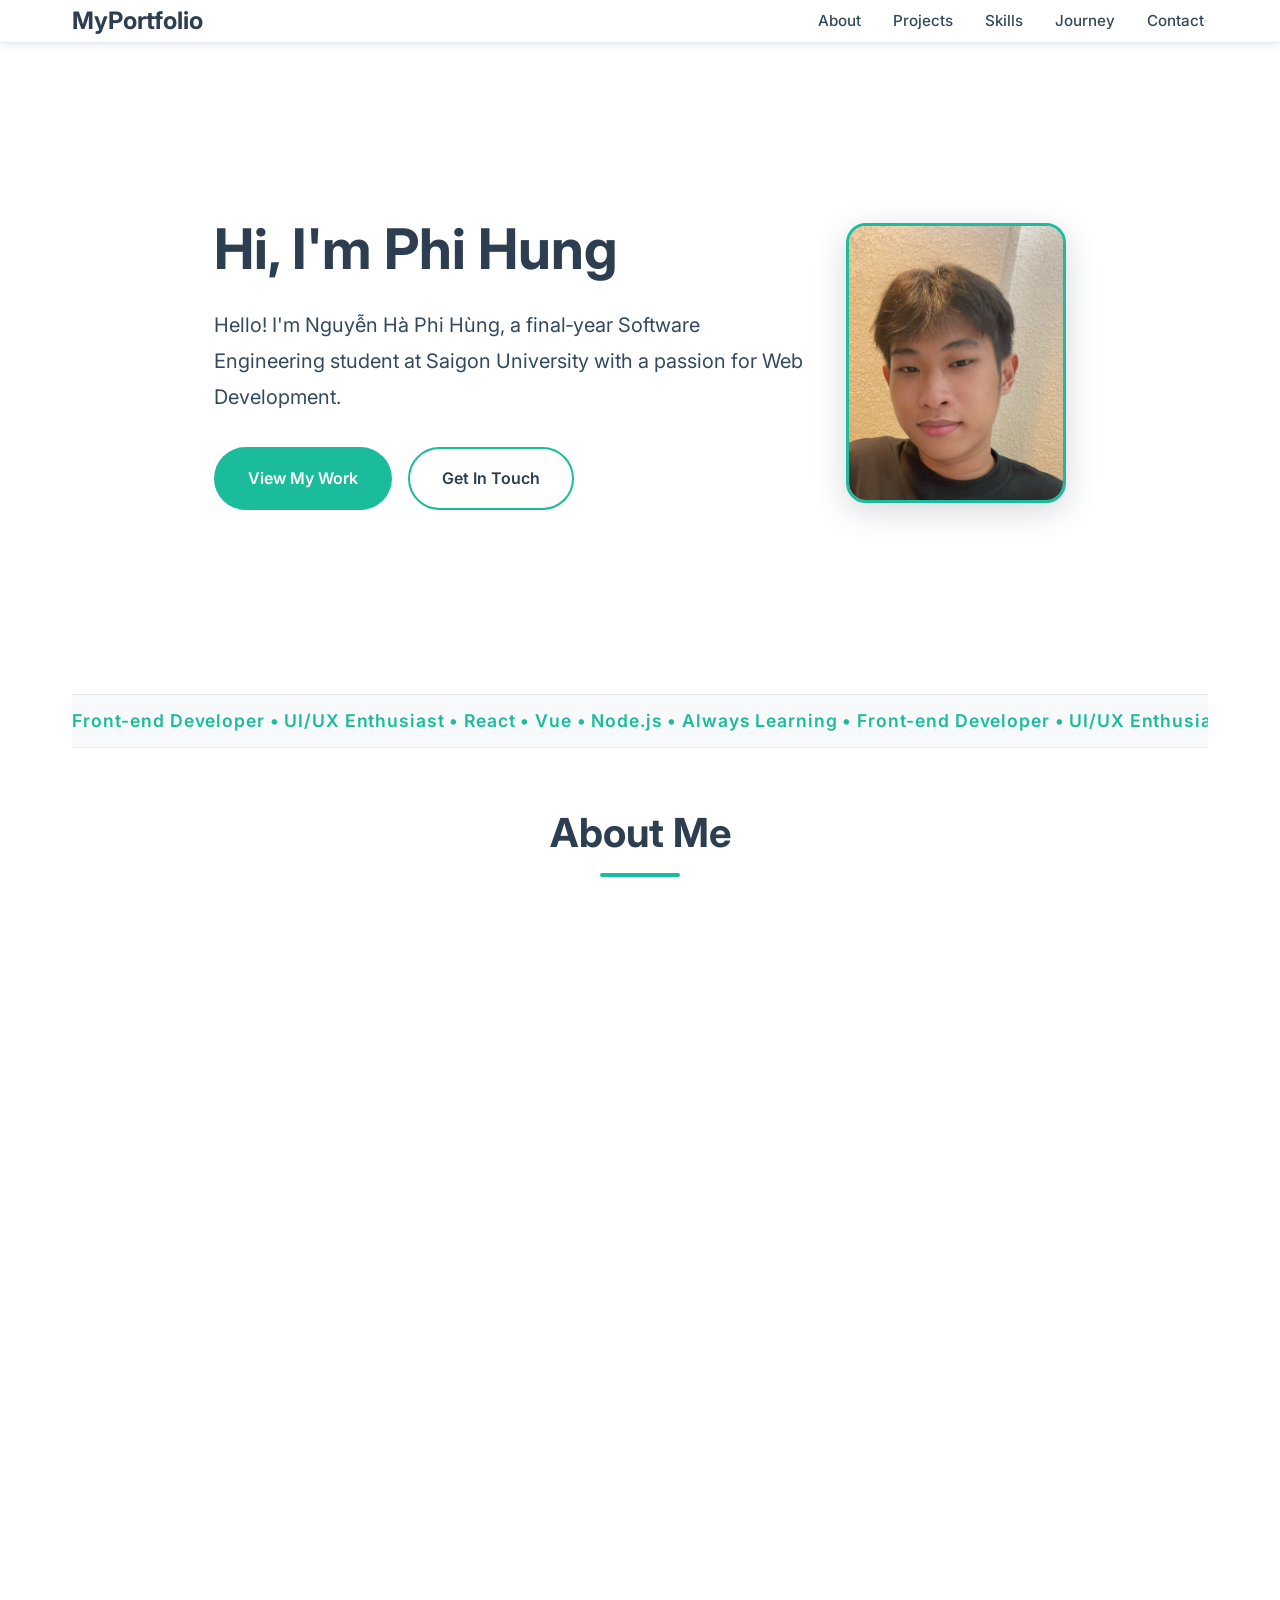
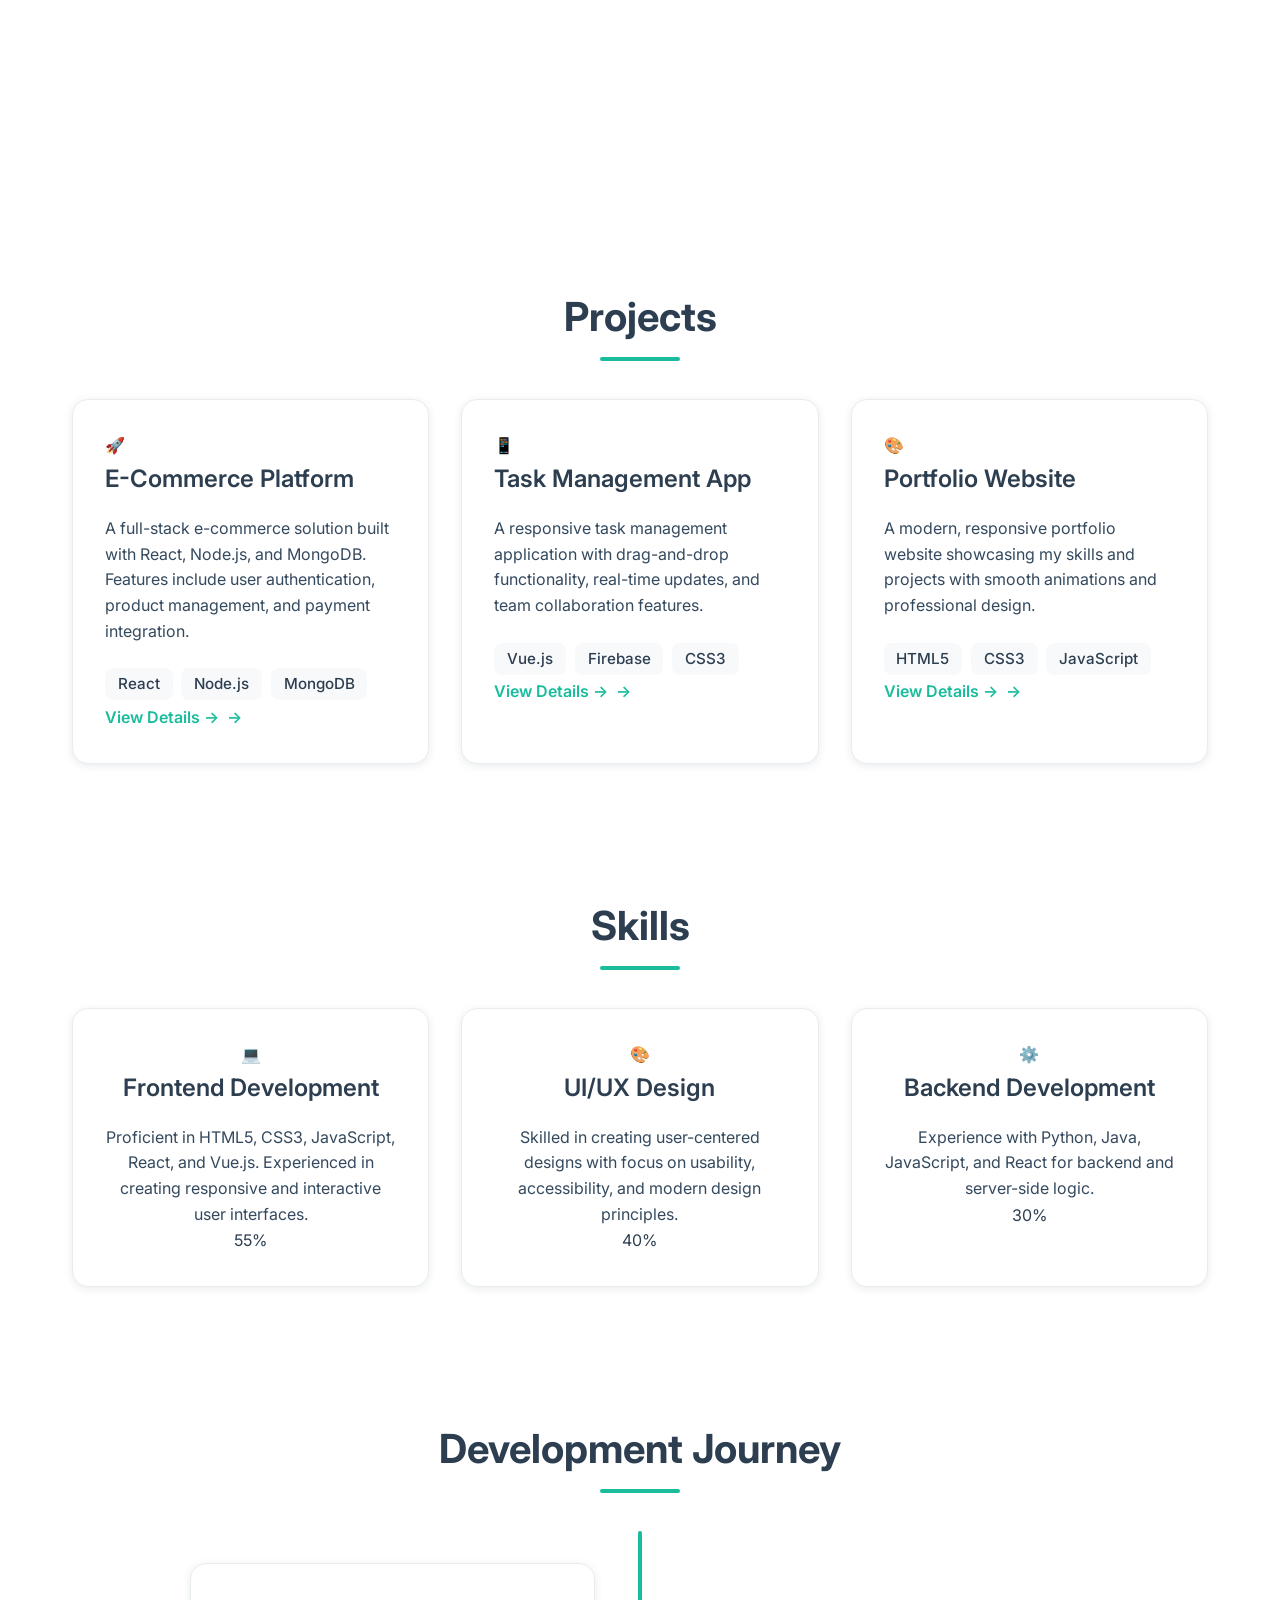
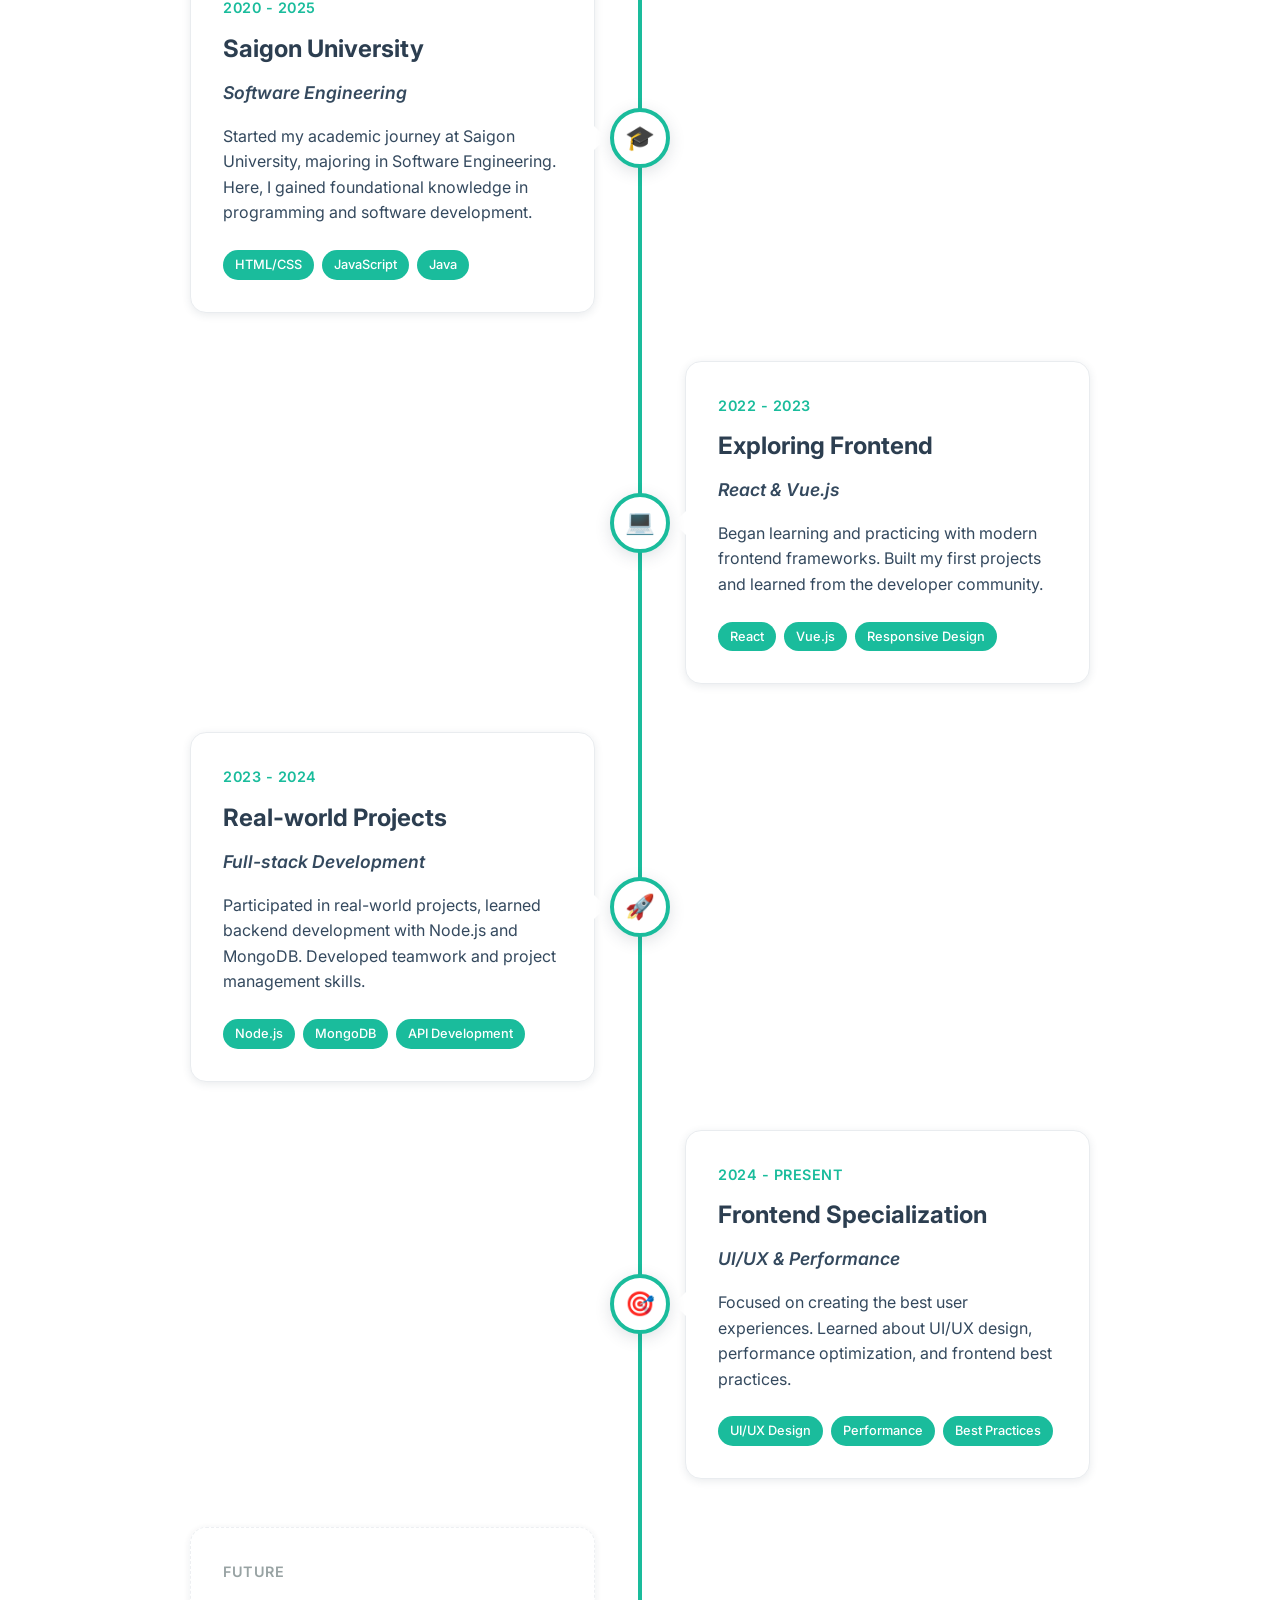
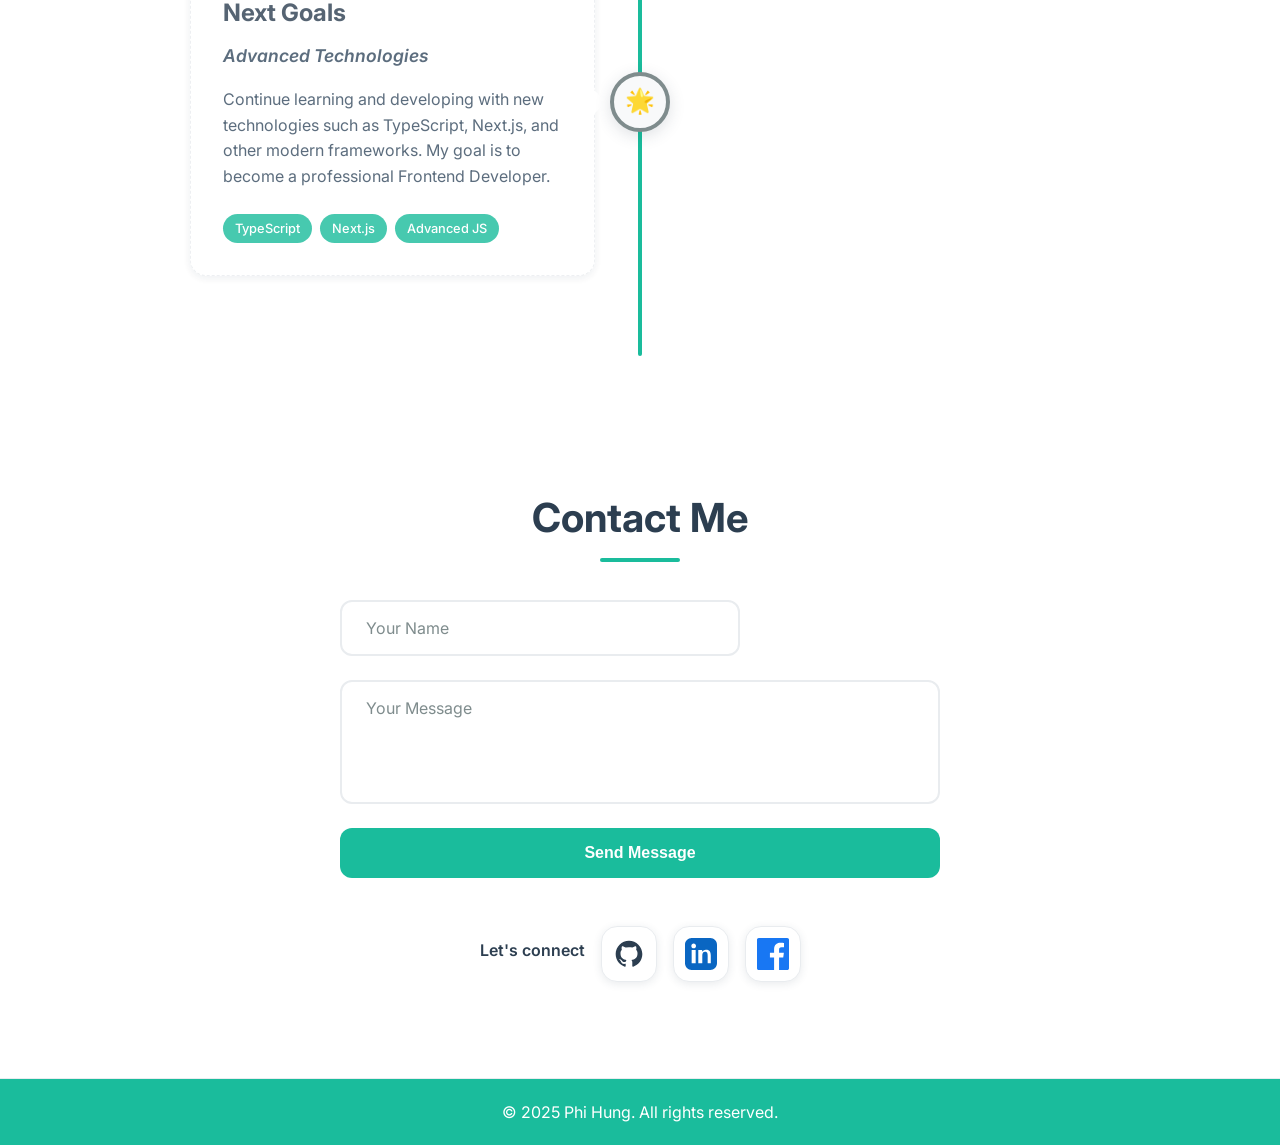
<file: index.html>
<!DOCTYPE html>
<html lang="en">
<head>
  <meta charset="UTF-8">
  <meta name="viewport" content="width=device-width, initial-scale=1.0">
  <title>My Portfolio - Phi Hung</title>
  <meta name="description" content="Phi Hung's Portfolio - Software Engineering Student and Web Developer">
  <meta name="keywords" content="portfolio, web development, software engineering, frontend, react, javascript">
  <link href="https://fonts.googleapis.com/css2?family=Inter:wght@400;500;600;700&display=swap" rel="stylesheet">
  <link rel="stylesheet" href="css/cv.css">
  <link rel="icon" type="image/x-icon" href="assests/images/favicon.png">
</head>
<body>
  <header>
    <nav class="container">
      <div class="logo">
        <a href="#" id="logo-reload" class="logo-link">MyPortfolio</a>
      </div>
      <div class="nav-links">
        <a href="#about">About</a>
        <a href="#projects">Projects</a>
        <a href="#skills">Skills</a>
        <a href="#journey">Journey</a>
        <a href="#contact">Contact</a>
      </div>
      <button class="mobile-menu-toggle" aria-label="Toggle mobile menu">
        <div class="bar"></div>
        <div class="bar"></div>
        <div class="bar"></div>
      </button>
    </nav>
  </header>

  <main class="container">
    <section class="hero">
      <div class="intro reveal">
        <h1 class="hero-animate h1">Hi, I'm Phi Hung</h1>
        <p class="hero-animate p">Hello! I'm Nguyễn Hà Phi Hùng, a final‑year Software Engineering student at Saigon University with a passion for Web Development.</p>
        <div class="hero-cta hero-animate cta">
          <a href="#projects" class="cta-button primary">View My Work</a>
          <a href="#contact" class="cta-button secondary">Get In Touch</a>
        </div>
      </div>
      <img src="assests/images/avatar.jpg" alt="Profile photo" class="reveal hero-animate avatar">
    </section>
    <div class="marquee">
      <span>Front-end Developer • UI/UX Enthusiast • React • Vue • Node.js • Always Learning • Front-end Developer • UI/UX Enthusiast • React • Vue • Node.js • Always Learning • </span>
    </div>

    <section id="about">
      <h2>About Me</h2>
      <div class="about-card about-card-hover about-animate">
        <div class="about-intro" style="text-align:left; margin-bottom:2rem;">
          <p style="font-size:1.15rem; margin-bottom:0.5rem;">Welcome to my personal corner!</p>
          <p style="font-size:1.15rem;">I'm Phi Hùng, a Front‑end Developer where logical thinking meets creativity to craft intuitive, user‑friendly interfaces.</p>
        </div>
        <div class="about-details" style="text-align:left;">
          <div style="margin-bottom:1.5rem;">
            <div style="font-weight:700; font-size:1.13rem; margin-bottom:0.7rem; color:var(--accent-color); letter-spacing:0.2px;"><span style="margin-right:8px; font-size:1.3rem;">💡</span>What I'm passionate about:</div>
            <ul style="list-style:none; padding-left:0; margin:0;">
              <li style="margin-bottom:0.9rem;"><span style="font-weight:600; color:var(--primary-color); font-size:1.05rem;">🎯 Front-end Technologies:</span> Constantly mastering HTML5, CSS3, JavaScript/TypeScript, and frameworks like React, Vue, and Svelte.</li>
              <li style="margin-bottom:0.9rem;"><span style="font-weight:600; color:var(--primary-color); font-size:1.05rem;">🎨 UX/UI Design:</span> Building responsive layouts, optimizing interactive experiences, and ensuring consistent aesthetics across all devices.</li>
              <li><span style="font-weight:600; color:var(--primary-color); font-size:1.05rem;">⚡ Performance Optimization:</span> Analyzing, measuring, and improving page load speed, while minimizing resource usage for the smoothest experience.</li>
            </ul>
          </div>
          <div style="margin-bottom:1.5rem;">
            <div style="font-weight:700; font-size:1.13rem; margin-bottom:0.7rem; color:var(--accent-color); letter-spacing:0.2px;"><span style="margin-right:8px; font-size:1.3rem;">🔎</span>On this website you'll find:</div>
            <ul style="list-style:none; padding-left:0; margin:0;">
              <li style="margin-bottom:0.9rem;"><span style="font-weight:600; color:var(--primary-color); font-size:1.05rem;">👤 About Me:</span> A brief introduction and my journey to becoming a Front‑end Developer.</li>
              <li style="margin-bottom:0.9rem;"><span style="font-weight:600; color:var(--primary-color); font-size:1.05rem;">💼 Projects:</span> A showcase of real‑world products that illustrate my process from concept and design through development and completion.</li>
              <li><span style="font-weight:600; color:var(--primary-color); font-size:1.05rem;">📈 Growth Journey:</span> Stories of successes, challenges, and how I've overcome obstacles throughout my learning and working experiences.</li>
            </ul>
          </div>
          <div style="margin-top:2rem; font-size:1.08rem; color:var(--text-secondary);">
            My goal is to continually refine my skills and deliver outstanding web experiences.<br>
            <span style="color:var(--accent-color); font-weight:500;">Thanks for visiting—let's connect if you have a collaboration idea or just want to chat about technology!</span>
          </div>
        </div>
      </div>
    </section>

    <section id="projects">
      <h2>Projects</h2>
      <div class="projects">
        <div class="project-card reveal">
          <div class="project-image">
            <div class="project-placeholder">🚀</div>
          </div>
          <h3>E-Commerce Platform</h3>
          <p>A full-stack e-commerce solution built with React, Node.js, and MongoDB. Features include user authentication, product management, and payment integration.</p>
          <div class="project-tech">
            <span class="tech-tag">React</span>
            <span class="tech-tag">Node.js</span>
            <span class="tech-tag">MongoDB</span>
          </div>
          <a href="#" style="color: var(--accent-color); font-weight:600;">View Details →</a>
        </div>
        <div class="project-card reveal">
          <div class="project-image">
            <div class="project-placeholder">📱</div>
          </div>
          <h3>Task Management App</h3>
          <p>A responsive task management application with drag-and-drop functionality, real-time updates, and team collaboration features.</p>
          <div class="project-tech">
            <span class="tech-tag">Vue.js</span>
            <span class="tech-tag">Firebase</span>
            <span class="tech-tag">CSS3</span>
          </div>
          <a href="#" style="color: var(--accent-color); font-weight:600;">View Details →</a>
        </div>
        <div class="project-card reveal">
          <div class="project-image">
            <div class="project-placeholder">🎨</div>
          </div>
          <h3>Portfolio Website</h3>
          <p>A modern, responsive portfolio website showcasing my skills and projects with smooth animations and professional design.</p>
          <div class="project-tech">
            <span class="tech-tag">HTML5</span>
            <span class="tech-tag">CSS3</span>
            <span class="tech-tag">JavaScript</span>
          </div>
          <a href="#" style="color: var(--accent-color); font-weight:600;">View Details →</a>
        </div>
      </div>
    </section>

    <section id="skills">
      <h2>Skills</h2>
      <div class="skills">
        <div class="skill-card reveal">
          <div class="skill-icon">💻</div>
          <h3>Frontend Development</h3>
          <p>Proficient in HTML5, CSS3, JavaScript, React, and Vue.js. Experienced in creating responsive and interactive user interfaces.</p>
          <div class="skill-level">
            <div class="skill-bar">
              <div class="skill-progress" style="width: 55%"></div>
            </div>
            <span>55%</span>
          </div>
        </div>
        <div class="skill-card reveal">
          <div class="skill-icon">🎨</div>
          <h3>UI/UX Design</h3>
          <p>Skilled in creating user-centered designs with focus on usability, accessibility, and modern design principles.</p>
          <div class="skill-level">
            <div class="skill-bar">
              <div class="skill-progress" style="width: 40%"></div>
            </div>
            <span>40%</span>
          </div>
        </div>
        <div class="skill-card reveal">
          <div class="skill-icon">⚙️</div>
          <h3>Backend Development</h3>
          <p>Experience with Python, Java, JavaScript, and React for backend and server-side logic.</p>
          <div class="skill-level">
            <div class="skill-bar">
              <div class="skill-progress" style="width: 30%"></div>
            </div>
            <span>30%</span>
          </div>
        </div>
      </div>
    </section>

    <section id="journey">
      <h2>Development Journey</h2>
      <div class="journey-timeline reveal">
        <div class="timeline-item">
          <div class="timeline-marker">
            <div class="marker-icon">🎓</div>
          </div>
          <div class="timeline-content">
            <div class="timeline-date">2020 - 2025</div>
            <h3>Saigon University</h3>
            <h4>Software Engineering</h4>
            <p>Started my academic journey at Saigon University, majoring in Software Engineering. Here, I gained foundational knowledge in programming and software development.</p>
            <div class="timeline-achievements">
              <span class="achievement-tag">HTML/CSS</span>
              <span class="achievement-tag">JavaScript</span>
              <span class="achievement-tag">Java</span>
            </div>
          </div>
        </div>

        <div class="timeline-item">
          <div class="timeline-marker">
            <div class="marker-icon">💻</div>
          </div>
          <div class="timeline-content">
            <div class="timeline-date">2022 - 2023</div>
            <h3>Exploring Frontend</h3>
            <h4>React & Vue.js</h4>
            <p>Began learning and practicing with modern frontend frameworks. Built my first projects and learned from the developer community.</p>
            <div class="timeline-achievements">
              <span class="achievement-tag">React</span>
              <span class="achievement-tag">Vue.js</span>
              <span class="achievement-tag">Responsive Design</span>
            </div>
          </div>
        </div>

        <div class="timeline-item">
          <div class="timeline-marker">
            <div class="marker-icon">🚀</div>
          </div>
          <div class="timeline-content">
            <div class="timeline-date">2023 - 2024</div>
            <h3>Real-world Projects</h3>
            <h4>Full-stack Development</h4>
            <p>Participated in real-world projects, learned backend development with Node.js and MongoDB. Developed teamwork and project management skills.</p>
            <div class="timeline-achievements">
              <span class="achievement-tag">Node.js</span>
              <span class="achievement-tag">MongoDB</span>
              <span class="achievement-tag">API Development</span>
            </div>
          </div>
        </div>

        <div class="timeline-item">
          <div class="timeline-marker">
            <div class="marker-icon">🎯</div>
          </div>
          <div class="timeline-content">
            <div class="timeline-date">2024 - Present</div>
            <h3>Frontend Specialization</h3>
            <h4>UI/UX & Performance</h4>
            <p>Focused on creating the best user experiences. Learned about UI/UX design, performance optimization, and frontend best practices.</p>
            <div class="timeline-achievements">
              <span class="achievement-tag">UI/UX Design</span>
              <span class="achievement-tag">Performance</span>
              <span class="achievement-tag">Best Practices</span>
            </div>
          </div>
        </div>

        <div class="timeline-item future">
          <div class="timeline-marker">
            <div class="marker-icon">🌟</div>
          </div>
          <div class="timeline-content">
            <div class="timeline-date">Future</div>
            <h3>Next Goals</h3>
            <h4>Advanced Technologies</h4>
            <p>Continue learning and developing with new technologies such as TypeScript, Next.js, and other modern frameworks. My goal is to become a professional Frontend Developer.</p>
            <div class="timeline-achievements">
              <span class="achievement-tag">TypeScript</span>
              <span class="achievement-tag">Next.js</span>
              <span class="achievement-tag">Advanced JS</span>
            </div>
          </div>
        </div>
      </div>
    </section>

    <section id="contact" class="contact">
      <h2>Contact Me</h2>
      <form id="contactForm" class="reveal">
        <input type="text" name="name" placeholder="Your Name" required>
        <textarea name="message" rows="5" placeholder="Your Message" required></textarea>
        <button type="submit">Send Message</button>
      </form>
      <div class="connect-links reveal">
        <p style="font-weight:600; margin-bottom:0.5rem;">Let's connect</p>
        <a href="https://github.com/hungdeniubeo" target="_blank" class="connect-icon" aria-label="GitHub">
          <svg width="32" height="32" viewBox="0 0 24 24" fill="none" xmlns="http://www.w3.org/2000/svg"><path d="M12 2C6.477 2 2 6.484 2 12.021c0 4.428 2.865 8.184 6.839 9.504.5.092.682-.217.682-.483 0-.237-.009-.868-.014-1.703-2.782.605-3.369-1.342-3.369-1.342-.454-1.155-1.11-1.463-1.11-1.463-.908-.62.069-.608.069-.608 1.004.07 1.532 1.032 1.532 1.032.892 1.53 2.341 1.088 2.91.832.092-.647.35-1.088.636-1.339-2.221-.253-4.555-1.113-4.555-4.951 0-1.093.39-1.987 1.029-2.686-.103-.253-.446-1.272.098-2.65 0 0 .84-.27 2.75 1.025A9.564 9.564 0 0 1 12 6.844c.85.004 1.705.115 2.504.337 1.909-1.295 2.748-1.025 2.748-1.025.546 1.378.202 2.397.1 2.65.64.699 1.028 1.593 1.028 2.686 0 3.847-2.337 4.695-4.566 4.944.359.309.678.919.678 1.852 0 1.336-.012 2.417-.012 2.747 0 .268.18.58.688.482C19.138 20.203 22 16.447 22 12.02 22 6.484 17.523 2 12 2Z" fill="#2C3E50"/></svg>
        </a>
        <a href="https://www.linkedin.com/in/phi-h%C3%B9ng/" target="_blank" class="connect-icon" aria-label="LinkedIn">
          <svg width="32" height="32" viewBox="0 0 24 24" fill="none" xmlns="http://www.w3.org/2000/svg"><path d="M19 0h-14c-2.76 0-5 2.24-5 5v14c0 2.76 2.24 5 5 5h14c2.76 0 5-2.24 5-5v-14c0-2.76-2.24-5-5-5zm-11 19h-3v-10h3v10zm-1.5-11.27c-.966 0-1.75-.79-1.75-1.76 0-.97.784-1.76 1.75-1.76s1.75.79 1.75 1.76c0 .97-.784 1.76-1.75 1.76zm13.5 11.27h-3v-5.6c0-1.34-.03-3.07-1.87-3.07-1.87 0-2.16 1.46-2.16 2.97v5.7h-3v-10h2.89v1.36h.04c.4-.76 1.38-1.56 2.84-1.56 3.04 0 3.6 2 3.6 4.59v5.61z" fill="#0A66C2"/></svg>
        </a>
        <a href="https://www.facebook.com/phi.hung.794694" target="_blank" class="connect-icon" aria-label="Facebook">
          <svg width="32" height="32" viewBox="0 0 24 24" fill="none" xmlns="http://www.w3.org/2000/svg"><path d="M22.675 0h-21.35C.595 0 0 .592 0 1.326v21.348C0 23.408.595 24 1.325 24h11.495v-9.294H9.692v-3.622h3.128V8.413c0-3.1 1.893-4.788 4.659-4.788 1.325 0 2.463.099 2.797.143v3.24l-1.918.001c-1.504 0-1.797.715-1.797 1.763v2.313h3.587l-.467 3.622h-3.12V24h6.116C23.406 24 24 23.408 24 22.674V1.326C24 .592 23.406 0 22.675 0" fill="#1877F3"/></svg>
        </a>
      </div>
    </section>
  </main>

  <footer>
    <p>&copy; 2025 Phi Hung. All rights reserved.</p>
  </footer>
  <button class="back-to-top" aria-label="Back to top">
    <svg width="22" height="22" viewBox="0 0 24 24" fill="none" xmlns="http://www.w3.org/2000/svg">
      <path d="M12 19V5M12 5L5 12M12 5l7 7" stroke="white" stroke-width="2.2" stroke-linecap="round" stroke-linejoin="round"/>
    </svg>
  </button>
  <script src="js/main.js"></script>
</body>
</html>
</file>
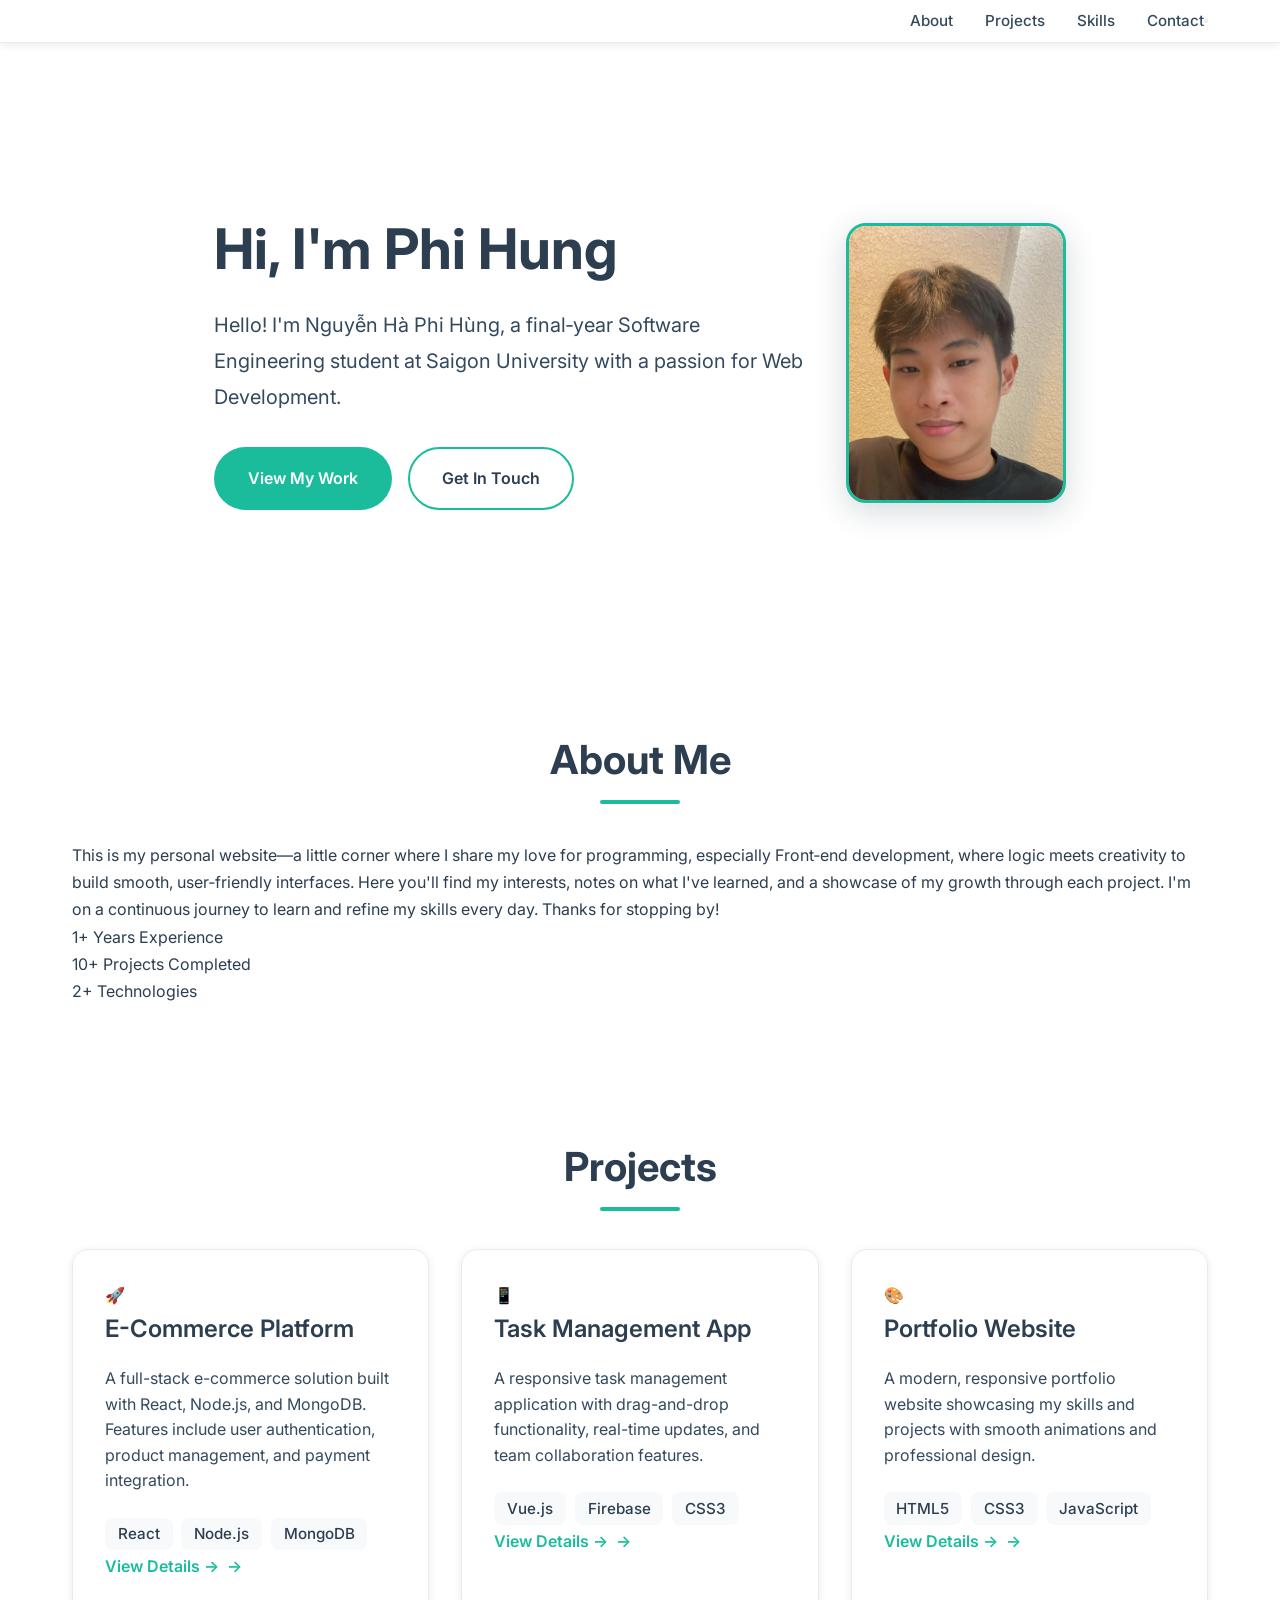
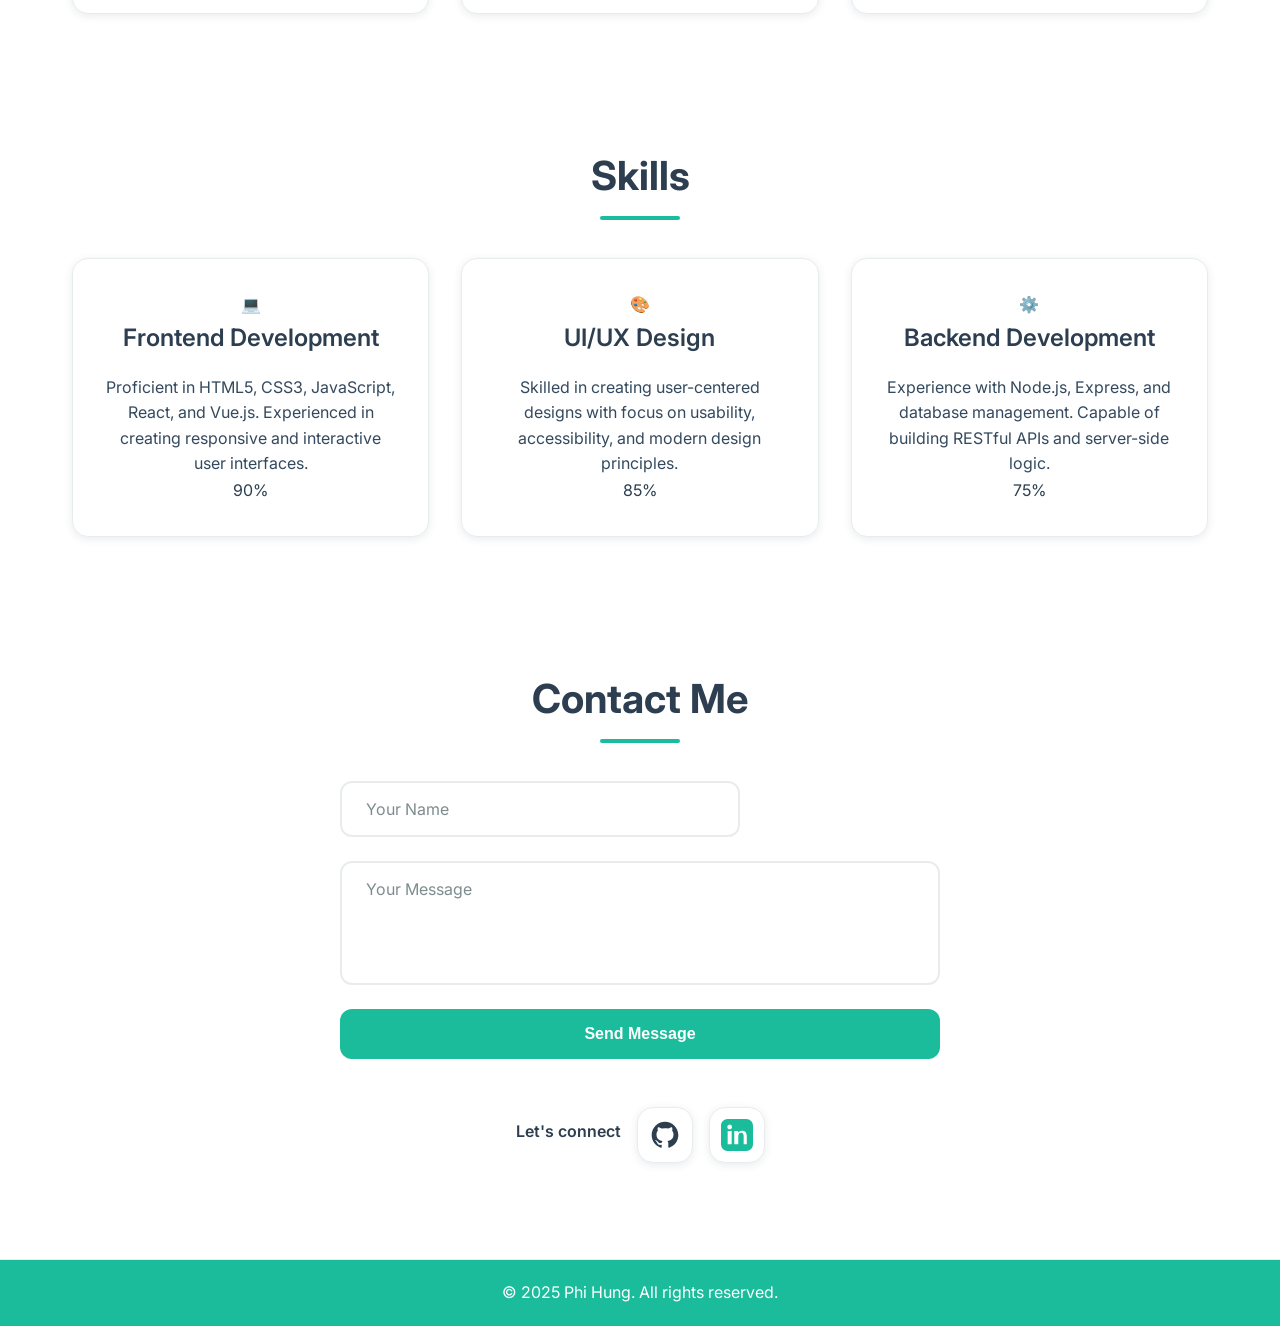
<file: Portfolio.html>
<!DOCTYPE html>
<html lang="en">
<head>
  <meta charset="UTF-8">
  <meta name="viewport" content="width=device-width, initial-scale=1.0">
  <title>My Portfolio - Phi Hung</title>
  <meta name="description" content="Phi Hung's Portfolio - Software Engineering Student and Web Developer">
  <meta name="keywords" content="portfolio, web development, software engineering, frontend, react, javascript">
  <link href="https://fonts.googleapis.com/css2?family=Inter:wght@400;500;600;700&display=swap" rel="stylesheet">
  <link rel="stylesheet" href="css/cv.css">
  <link rel="icon" type="image/x-icon" href="assests/images/favicon.png">
</head>
<body>
  <header>
    <nav class="container">
      <div class="logo"><a href="#" style="font-size:1.5rem; color:#fff; font-weight:700;">MyPortfolio</a></div>
      <div class="nav-links">
        <a href="#about">About</a>
        <a href="#projects">Projects</a>
        <a href="#skills">Skills</a>
        <a href="#contact">Contact</a>
      </div>
      <button class="mobile-menu-toggle" aria-label="Toggle mobile menu">
        <div class="bar"></div>
        <div class="bar"></div>
        <div class="bar"></div>
      </button>
    </nav>
  </header>

  <main class="container">
    <section class="hero">
      <div class="intro reveal">
        <h1>Hi, I'm Phi Hung</h1>
        <p>Hello! I'm Nguyễn Hà Phi Hùng, a final‑year Software Engineering student at Saigon University with a passion for Web Development.</p>
        <div class="hero-cta">
          <a href="#projects" class="cta-button primary">View My Work</a>
          <a href="#contact" class="cta-button secondary">Get In Touch</a>
        </div>
      </div>
      <img src="assests/images/avatar.jpg" alt="Profile photo" class="reveal">
    </section>

    <section id="about">
      <h2>About Me</h2>
      <div class="about-content reveal">
        <p>This is my personal website—a little corner where I share my love for programming, especially Front‑end development, where logic meets creativity to build smooth, user‑friendly interfaces. Here you'll find my interests, notes on what I've learned, and a showcase of my growth through each project. I'm on a continuous journey to learn and refine my skills every day. Thanks for stopping by!</p>
        <div class="about-stats">
          <div class="stat">
            <span class="stat-number">3+</span>
            <span class="stat-label">Years Experience</span>
          </div>
          <div class="stat">
            <span class="stat-number">20+</span>
            <span class="stat-label">Projects Completed</span>
          </div>
          <div class="stat">
            <span class="stat-number">5+</span>
            <span class="stat-label">Technologies</span>
          </div>
        </div>
      </div>
    </section>

    <section id="projects">
      <h2>Projects</h2>
      <div class="projects">
        <div class="project-card reveal">
          <div class="project-image">
            <div class="project-placeholder">🚀</div>
          </div>
          <h3>E-Commerce Platform</h3>
          <p>A full-stack e-commerce solution built with React, Node.js, and MongoDB. Features include user authentication, product management, and payment integration.</p>
          <div class="project-tech">
            <span class="tech-tag">React</span>
            <span class="tech-tag">Node.js</span>
            <span class="tech-tag">MongoDB</span>
          </div>
          <a href="#" style="color: var(--accent-color); font-weight:600;">View Details →</a>
        </div>
        <div class="project-card reveal">
          <div class="project-image">
            <div class="project-placeholder">📱</div>
          </div>
          <h3>Task Management App</h3>
          <p>A responsive task management application with drag-and-drop functionality, real-time updates, and team collaboration features.</p>
          <div class="project-tech">
            <span class="tech-tag">Vue.js</span>
            <span class="tech-tag">Firebase</span>
            <span class="tech-tag">CSS3</span>
          </div>
          <a href="#" style="color: var(--accent-color); font-weight:600;">View Details →</a>
        </div>
        <div class="project-card reveal">
          <div class="project-image">
            <div class="project-placeholder">🎨</div>
          </div>
          <h3>Portfolio Website</h3>
          <p>A modern, responsive portfolio website showcasing my skills and projects with smooth animations and professional design.</p>
          <div class="project-tech">
            <span class="tech-tag">HTML5</span>
            <span class="tech-tag">CSS3</span>
            <span class="tech-tag">JavaScript</span>
          </div>
          <a href="#" style="color: var(--accent-color); font-weight:600;">View Details →</a>
        </div>
      </div>
    </section>

    <section id="skills">
      <h2>Skills</h2>
      <div class="skills">
        <div class="skill-card reveal">
          <div class="skill-icon">💻</div>
          <h3>Frontend Development</h3>
          <p>Proficient in HTML5, CSS3, JavaScript, React, and Vue.js. Experienced in creating responsive and interactive user interfaces.</p>
          <div class="skill-level">
            <div class="skill-bar">
              <div class="skill-progress" style="width: 90%"></div>
            </div>
            <span>90%</span>
          </div>
        </div>
        <div class="skill-card reveal">
          <div class="skill-icon">🎨</div>
          <h3>UI/UX Design</h3>
          <p>Skilled in creating user-centered designs with focus on usability, accessibility, and modern design principles.</p>
          <div class="skill-level">
            <div class="skill-bar">
              <div class="skill-progress" style="width: 85%"></div>
            </div>
            <span>85%</span>
          </div>
        </div>
        <div class="skill-card reveal">
          <div class="skill-icon">⚙️</div>
          <h3>Backend Development</h3>
          <p>Experience with Node.js, Express, and database management. Capable of building RESTful APIs and server-side logic.</p>
          <div class="skill-level">
            <div class="skill-bar">
              <div class="skill-progress" style="width: 75%"></div>
            </div>
            <span>75%</span>
          </div>
        </div>
      </div>
    </section>

    <section id="contact" class="contact">
      <h2>Contact Me</h2>
      <form id="contactForm" class="reveal">
        <input type="text" name="name" placeholder="Your Name" required>
        <textarea name="message" rows="5" placeholder="Your Message" required></textarea>
        <button type="submit">Send Message</button>
      </form>
      <div class="connect-links reveal">
        <p style="font-weight:600; margin-bottom:0.5rem;">Let's connect</p>
        <a href="https://github.com/hungdeniubeo" target="_blank" class="connect-icon" aria-label="GitHub">
          <svg width="32" height="32" viewBox="0 0 24 24" fill="none" xmlns="http://www.w3.org/2000/svg"><path d="M12 2C6.477 2 2 6.484 2 12.021c0 4.428 2.865 8.184 6.839 9.504.5.092.682-.217.682-.483 0-.237-.009-.868-.014-1.703-2.782.605-3.369-1.342-3.369-1.342-.454-1.155-1.11-1.463-1.11-1.463-.908-.62.069-.608.069-.608 1.004.07 1.532 1.032 1.532 1.032.892 1.53 2.341 1.088 2.91.832.092-.647.35-1.088.636-1.339-2.221-.253-4.555-1.113-4.555-4.951 0-1.093.39-1.987 1.029-2.686-.103-.253-.446-1.272.098-2.65 0 0 .84-.27 2.75 1.025A9.564 9.564 0 0 1 12 6.844c.85.004 1.705.115 2.504.337 1.909-1.295 2.748-1.025 2.748-1.025.546 1.378.202 2.397.1 2.65.64.699 1.028 1.593 1.028 2.686 0 3.847-2.337 4.695-4.566 4.944.359.309.678.919.678 1.852 0 1.336-.012 2.417-.012 2.747 0 .268.18.58.688.482C19.138 20.203 22 16.447 22 12.02 22 6.484 17.523 2 12 2Z" fill="#2C3E50"/></svg>
        </a>
        <a href="https://www.linkedin.com/in/phi-h%C3%B9ng/" target="_blank" class="connect-icon" aria-label="LinkedIn">
          <svg width="32" height="32" viewBox="0 0 24 24" fill="none" xmlns="http://www.w3.org/2000/svg"><path d="M19 0h-14c-2.76 0-5 2.24-5 5v14c0 2.76 2.24 5 5 5h14c2.76 0 5-2.24 5-5v-14c0-2.76-2.24-5-5-5zm-11 19h-3v-10h3v10zm-1.5-11.27c-.966 0-1.75-.79-1.75-1.76 0-.97.784-1.76 1.75-1.76s1.75.79 1.75 1.76c0 .97-.784 1.76-1.75 1.76zm13.5 11.27h-3v-5.6c0-1.34-.03-3.07-1.87-3.07-1.87 0-2.16 1.46-2.16 2.97v5.7h-3v-10h2.89v1.36h.04c.4-.76 1.38-1.56 2.84-1.56 3.04 0 3.6 2 3.6 4.59v5.61z" fill="#1ABC9C"/></svg>
        </a>
      </div>
    </section>
  </main>

  <footer>
    <p>&copy; 2025 Phi Hung. All rights reserved.</p>
  </footer>
  <script src="js/main.js"></script>
</body>
</html>
</file>
<file: css/cv.css>
:root {
  --primary-color: #2C3E50;
  --secondary-color: #34495E;
  --accent-color: #1ABC9C;
  --accent-light: #16a085;
  --text-primary: #2C3E50;
  --text-secondary: #34495E;
  --text-muted: #7f8c8d;
  --bg-primary: #ffffff;
  --bg-secondary: #f8f9fa;
  --bg-card: #ffffff;
  --border-color: #e9ecef;
  --font-family: 'Inter', -apple-system, BlinkMacSystemFont, 'Segoe UI', Roboto, sans-serif;
  --gradient-primary: linear-gradient(135deg, #2C3E50 0%, #34495E 100%);
  --gradient-accent: linear-gradient(135deg, #1ABC9C 0%, #16a085 100%);
  --gradient-card: linear-gradient(145deg, #ffffff, #f8f9fa);
  --shadow-sm: 0 2px 8px rgba(44, 62, 80, 0.1);
  --shadow-md: 0 4px 16px rgba(44, 62, 80, 0.15);
  --shadow-lg: 0 8px 32px rgba(44, 62, 80, 0.2);
  --shadow-glow: 0 0 20px rgba(26, 188, 156, 0.3);
}

* {
  margin: 0;
  padding: 0;
  box-sizing: border-box;
}

html {
  scroll-behavior: smooth;
  font-size: 16px;
}

body {
  font-family: var(--font-family);
  color: var(--text-primary);
  background: var(--bg-primary);
  line-height: 1.7;
  overflow-x: hidden;
  position: relative;
}

body::before {
  content: '';
  position: fixed;
  top: 0;
  left: 0;
  width: 100%;
  height: 100%;
  background: 
    radial-gradient(circle at 20% 80%, rgba(26, 188, 156, 0.1) 0%, transparent 50%),
    radial-gradient(circle at 80% 20%, rgba(44, 62, 80, 0.1) 0%, transparent 50%),
    radial-gradient(circle at 40% 40%, rgba(52, 73, 94, 0.05) 0%, transparent 50%);
  pointer-events: none;
  z-index: -1;
}

/* Header Styles */
header {
  background: rgba(255, 255, 255, 0.95);
  backdrop-filter: blur(20px);
  border-bottom: 1px solid var(--border-color);
  position: fixed;
  top: 0;
  left: 0;
  right: 0;
  z-index: 1000;
  transition: all 0.3s ease;
  box-shadow: var(--shadow-sm);
}

header.scrolled {
  background: rgba(255, 255, 255, 0.98);
  box-shadow: var(--shadow-md);
}

header nav {
  display: flex;
  justify-content: space-between;
  align-items: center;
  padding: 1rem 2rem;
  max-width: 1200px;
  margin: 0 auto;
}

.logo-link {
  font-size: 1.5rem;
  color: var(--primary-color);
  font-weight: 700;
  text-decoration: none;
  transition: color 0.3s;
}

.logo-link:hover {
  color: var(--accent-color);
}

.nav-links {
  display: flex;
  gap: 2rem;
  justify-content: flex-end;
  flex: 1 1 auto;
}

.nav-links a {
  color: var(--text-secondary);
  text-decoration: none;
  font-weight: 500;
  font-size: 0.95rem;
  position: relative;
  transition: all 0.3s ease;
  padding: 0.5rem 0;
}

.nav-links a::after {
  content: '';
  position: absolute;
  bottom: 0;
  left: 0;
  width: 0;
  height: 2px;
  background: var(--accent-color);
  transition: width 0.3s ease;
}

.nav-links a:hover {
  color: var(--primary-color);
}

.nav-links a:hover::after {
  width: 100%;
}

/* Container */
.container {
  max-width: 1200px;
  margin: 0 auto;
  padding: 0 2rem;
}

/* Hero Section */
.hero {
  display: flex;
  align-items: center;
  justify-content: center;
  min-height: 70vh;
  padding: 8rem 0 2rem;
  gap: 2rem;
}

.hero .intro {
  max-width: 600px;
  margin: 0;
}

.hero h1 {
  font-size: 3.5rem;
  font-weight: 700;
  margin-bottom: 1.5rem;
  color: var(--primary-color);
  line-height: 1.2;
}

.hero p {
  font-size: 1.25rem;
  color: var(--text-secondary);
  margin-bottom: 2rem;
  line-height: 1.8;
}

.hero img {
  width: 220px;
  height: 280px;
  border-radius: 20px;
  object-fit: cover;
  box-shadow: var(--shadow-lg);
  border: 3px solid var(--accent-color);
  position: relative;
  transition: all 0.3s ease;
  margin: 0;
}

.hero img:hover {
  transform: translateY(-10px) scale(1.02);
  box-shadow: var(--shadow-glow);
}

/* Hero CTA Buttons */
.hero-cta {
  display: flex;
  gap: 1rem;
  margin-top: 2rem;
}

.cta-button {
  padding: 1rem 2rem;
  border-radius: 50px;
  text-decoration: none;
  font-weight: 600;
  font-size: 1rem;
  transition: all 0.3s ease;
  position: relative;
  overflow: hidden;
  display: inline-block;
}

.cta-button.primary {
  background: var(--accent-color);
  color: white;
  border: 2px solid transparent;
}

.cta-button.secondary {
  background: transparent;
  color: var(--primary-color);
  border: 2px solid var(--accent-color);
}

.cta-button:hover {
  transform: translateY(-3px);
  box-shadow: var(--shadow-glow);
}

.cta-button.primary:hover {
  background: var(--accent-light);
}

.cta-button.secondary:hover {
  background: var(--accent-color);
  color: white;
}

/* Section Styles */
section {
  margin-bottom: 4rem;
  padding: 2rem 0;
}

section h2 {
  font-size: 2.5rem;
  font-weight: 700;
  margin-bottom: 3rem;
  text-align: center;
  color: var(--primary-color);
  position: relative;
}

section h2::after {
  content: '';
  position: absolute;
  bottom: -10px;
  left: 50%;
  transform: translateX(-50%);
  width: 80px;
  height: 4px;
  background: var(--accent-color);
  border-radius: 2px;
}

/* Projects Section */
.projects {
  display: grid;
  grid-template-columns: repeat(auto-fit, minmax(350px, 1fr));
  gap: 2rem;
}

.project-card {
  background: var(--bg-card);
  padding: 2rem;
  border-radius: 16px;
  border: 1px solid var(--border-color);
  transition: all 0.3s ease;
  position: relative;
  overflow: hidden;
  box-shadow: var(--shadow-sm);
}

.project-card::before {
  content: '';
  position: absolute;
  top: 0;
  left: 0;
  right: 0;
  height: 4px;
  background: var(--accent-color);
  transform: scaleX(0);
  transition: transform 0.3s ease;
}

.project-card:hover {
  transform: translateY(-8px);
  box-shadow: var(--shadow-lg);
  border-color: var(--accent-color);
}

.project-card:hover::before {
  transform: scaleX(1);
}

.project-card h3 {
  font-size: 1.5rem;
  font-weight: 600;
  margin-bottom: 1rem;
  color: var(--primary-color);
}

.project-card p {
  color: var(--text-secondary);
  margin-bottom: 1.5rem;
  line-height: 1.6;
}

.project-card a {
  color: var(--accent-color);
  text-decoration: none;
  font-weight: 600;
  position: relative;
  transition: all 0.3s ease;
}

.project-card a::after {
  content: '→';
  margin-left: 0.5rem;
  transition: transform 0.3s ease;
}

.project-card a:hover::after {
  transform: translateX(5px);
}

/* Skills Section */
.skills {
  display: grid;
  grid-template-columns: repeat(auto-fit, minmax(300px, 1fr));
  gap: 2rem;
}

.skill-card {
  background: var(--bg-card);
  padding: 2rem;
  border-radius: 16px;
  border: 1px solid var(--border-color);
  text-align: center;
  transition: all 0.3s ease;
  position: relative;
  box-shadow: var(--shadow-sm);
}

.skill-card::before {
  content: '';
  position: absolute;
  top: 0;
  left: 0;
  right: 0;
  bottom: 0;
  background: var(--accent-color);
  opacity: 0;
  border-radius: 16px;
  transition: opacity 0.3s ease;
  z-index: -1;
}

.skill-card:hover {
  transform: translateY(-8px) scale(1.02);
  box-shadow: var(--shadow-lg);
  border-color: var(--accent-color);
}

.skill-card:hover::before {
  opacity: 0.05;
}

.skill-card h3 {
  font-size: 1.5rem;
  font-weight: 600;
  margin-bottom: 1rem;
  color: var(--primary-color);
}

.skill-card p {
  color: var(--text-secondary);
  line-height: 1.6;
}

/* Contact Section */
.contact {
  text-align: center;
}

.contact form {
  max-width: 600px;
  margin: 0 auto 3rem;
  display: flex;
  flex-direction: column;
  gap: 1.5rem;
}

.contact input,
.contact textarea {
  padding: 1rem 1.5rem;
  border: 2px solid var(--border-color);
  border-radius: 12px;
  background: var(--bg-card);
  color: var(--text-primary);
  font-family: var(--font-family);
  font-size: 1rem;
  transition: all 0.3s ease, border-color 0.2s;
}

.contact input:focus,
.contact textarea:focus {
  outline: none;
  border-color: var(--accent-color);
  box-shadow: 0 0 0 2px rgba(26, 188, 156, 0.13);
}

.contact input::placeholder,
.contact textarea::placeholder {
  color: var(--text-muted);
}

.contact input[name='name'] {
  width: 100%;
  max-width: 400px;
  transition: width 0.3s cubic-bezier(0.4,0,0.2,1), max-width 0.3s cubic-bezier(0.4,0,0.2,1);
  resize: none;
}

.contact input[name='name']:focus {
  width: 115%;
  max-width: 500px;
}

.contact textarea {
  resize: none;
  -webkit-resize: none;
  -moz-resize: none;
  -ms-resize: none;
  -o-resize: none;
}

.contact button {
  padding: 1rem 2rem;
  border: none;
  border-radius: 12px;
  background: var(--accent-color);
  color: white;
  font-size: 1rem;
  font-weight: 600;
  cursor: pointer;
  transition: all 0.3s ease;
  position: relative;
  overflow: hidden;
}

.contact button::before {
  content: '';
  position: absolute;
  top: 0;
  left: -100%;
  width: 100%;
  height: 100%;
  background: linear-gradient(90deg, transparent, rgba(255, 255, 255, 0.2), transparent);
  transition: left 0.5s ease;
}

.contact button:hover {
  background: var(--accent-light);
  transform: translateY(-2px);
  box-shadow: var(--shadow-glow);
}

.contact button:hover::before {
  left: 100%;
}

/* Connect Links */
.connect-links {
  display: flex;
  align-items: center;
  justify-content: center;
  gap: 1rem;
  margin-top: 2rem;
}

.connect-links p {
  font-weight: 600;
  color: var(--primary-color);
  margin: 0;
}

.connect-links .connect-icon {
  display: inline-flex;
  align-items: center;
  justify-content: center;
  width: 56px;
  height: 56px;
  border-radius: 16px;
  background: var(--bg-card);
  border: 1px solid var(--border-color);
  transition: all 0.3s ease;
  position: relative;
  overflow: hidden;
  box-shadow: var(--shadow-sm);
}

.connect-links .connect-icon::before {
  content: '';
  position: absolute;
  top: 0;
  left: 0;
  right: 0;
  bottom: 0;
  background: var(--accent-color);
  opacity: 0;
  transition: opacity 0.3s ease;
}

.connect-links .connect-icon:hover {
  transform: translateY(-8px) scale(1.1);
  box-shadow: var(--shadow-glow);
  border-color: var(--accent-color);
}

.connect-links .connect-icon:hover::before {
  opacity: 0.1;
}

.connect-links svg {
  position: relative;
  z-index: 1;
  transition: transform 0.3s ease;
}

.connect-links .connect-icon:hover svg {
  transform: scale(1.1);
}

/* Footer */
footer {
  text-align: center;
  padding: 1.2rem 0;
  background: var(--accent-color);
  border-top: 1px solid var(--border-color);
  margin-top: 4rem;
}

footer p {
  color: #fff;
  font-size: 1rem;
  margin: 0;
}

/* Reveal Animation */
.reveal {
  opacity: 0;
  transform: translateY(60px);
  transition: all 0.8s cubic-bezier(0.4, 0, 0.2, 1);
}

.reveal.show {
  opacity: 1;
  transform: translateY(0);
}

/* Scroll Progress Bar */
.scroll-progress {
  position: fixed;
  top: 0;
  left: 0;
  width: 0%;
  height: 3px;
  background: var(--accent-color);
  z-index: 1001;
  transition: width 0.1s ease;
}

/* Enhanced Toast Notifications */
.custom-toast {
  position: fixed;
  left: 50%;
  bottom: 32px;
  transform: translateX(-50%) translateY(40px);
  background: var(--bg-card);
  color: var(--text-primary);
  padding: 1rem 2rem;
  border-radius: 50px;
  font-size: 1rem;
  box-shadow: var(--shadow-lg);
  border: 1px solid var(--border-color);
  opacity: 0;
  pointer-events: none;
  z-index: 9999;
  transition: all 0.4s cubic-bezier(0.4, 0, 0.2, 1);
  backdrop-filter: blur(20px);
  min-width: 300px;
}

.custom-toast.show {
  opacity: 1;
  transform: translateX(-50%) translateY(0);
}

.toast-content {
  display: flex;
  align-items: center;
  gap: 0.75rem;
}

.toast-icon {
  font-size: 1.2rem;
  font-weight: bold;
}

.toast-success .toast-icon {
  color: #27ae60;
}

.toast-error .toast-icon {
  color: #e74c3c;
}

.toast-warning .toast-icon {
  color: #f39c12;
}

.toast-info .toast-icon {
  color: var(--accent-color);
}

.toast-message {
  flex: 1;
}

/* Ripple Effect */
.ripple {
  position: absolute;
  border-radius: 50%;
  background: rgba(26, 188, 156, 0.3);
  transform: scale(0);
  animation: ripple-animation 0.6s linear;
  pointer-events: none;
}

@keyframes ripple-animation {
  to {
    transform: scale(4);
    opacity: 0;
  }
}

/* Loading Animation */
body:not(.loaded) {
  overflow: hidden;
}

body:not(.loaded)::after {
  content: '';
  position: fixed;
  top: 0;
  left: 0;
  width: 100%;
  height: 100%;
  background: var(--bg-primary);
  z-index: 9999;
  display: flex;
  align-items: center;
  justify-content: center;
}

body:not(.loaded)::before {
  content: '';
  position: fixed;
  top: 50%;
  left: 50%;
  transform: translate(-50%, -50%);
  width: 50px;
  height: 50px;
  border: 3px solid var(--border-color);
  border-top: 3px solid var(--accent-color);
  border-radius: 50%;
  animation: spin 1s linear infinite;
  z-index: 10000;
}

@keyframes spin {
  0% { transform: translate(-50%, -50%) rotate(0deg); }
  100% { transform: translate(-50%, -50%) rotate(360deg); }
}

body.loaded::after,
body.loaded::before {
  display: none;
}

/* Enhanced Button States */
.contact button:disabled {
  opacity: 0.7;
  cursor: not-allowed;
  transform: none !important;
}

.contact button:disabled:hover {
  transform: none !important;
  box-shadow: none !important;
}

/* Staggered Animation for Cards */
.project-card,
.skill-card {
  animation-delay: calc(var(--card-index, 0) * 0.1s);
}

/* Parallax Background */
body {
  --parallax-y: 0px;
}

body::before {
  transform: translateY(var(--parallax-y));
}

/* Enhanced Focus States */
.contact input:focus,
.contact textarea:focus,
.nav-links a:focus,
.connect-icon:focus {
  outline: 2px solid var(--accent-color);
  outline-offset: 2px;
}

/* Smooth Transitions for All Interactive Elements */
* {
  transition: color 0.3s ease, background-color 0.3s ease, border-color 0.3s ease, transform 0.3s ease, box-shadow 0.3s ease;
}

/* Enhanced Mobile Navigation */
@media (max-width: 768px) {
  .mobile-menu-toggle {
    display: block;
  }

  .nav-links {
    position: fixed;
    top: 100%;
    left: 0;
    right: 0;
    background: var(--bg-card);
    flex-direction: column;
    padding: 1rem;
    border-top: 1px solid var(--border-color);
    transform: translateY(-100%);
    opacity: 0;
    visibility: hidden;
    transition: all 0.3s ease;
    backdrop-filter: blur(20px);
    box-shadow: var(--shadow-md);
  }

  .nav-links.active {
    transform: translateY(0);
    opacity: 1;
    visibility: visible;
  }

  .nav-links a {
    padding: 1rem 0;
    border-bottom: 1px solid var(--border-color);
    text-align: center;
  }

  .nav-links a:last-child {
    border-bottom: none;
  }

  .hero-cta {
    flex-direction: column;
    align-items: center;
  }

  .cta-button {
    width: 100%;
    max-width: 250px;
    text-align: center;
  }

  .about-stats {
    grid-template-columns: 1fr;
    gap: 1rem;
  }

  .project-tech {
    justify-content: center;
  }

  .hero {
    min-height: 60vh;
    flex-direction: column;
    gap: 1.2rem;
    padding: 7rem 0 1.5rem;
  }
}

/* Animation for skill progress bars */
.skill-card.show .skill-progress {
  animation: fillProgress 1.5s ease-out forwards;
}

@keyframes fillProgress {
  from {
    width: 0%;
  }
  to {
    width: var(--progress-width);
  }
}

/* Enhanced hover effects for project cards */
.project-card:hover .project-image {
  transform: scale(1.05);
  transition: transform 0.3s ease;
}

.project-card:hover .tech-tag {
  background: var(--accent-light);
  transform: translateY(-2px);
  transition: all 0.3s ease;
}

/* Remove hover effect for .tech-tag */
.project-card .tech-tag {
  background: var(--bg-secondary);
  color: var(--primary-color);
  border-radius: 8px;
  padding: 0.2rem 0.8rem;
  font-size: 0.95rem;
  font-weight: 500;
  margin-right: 0.3rem;
  margin-bottom: 0.2rem;
  display: inline-block;
  transition: none !important;
}
.project-card:hover .tech-tag,
.project-card .tech-tag:hover {
  background: var(--bg-secondary) !important;
  color: var(--primary-color) !important;
  transform: none !important;
  transition: none !important;
}

/* Responsive adjustments */
@media (max-width: 480px) {
  .hero-cta {
    gap: 0.75rem;
  }

  .cta-button {
    padding: 0.875rem 1.5rem;
    font-size: 0.9rem;
  }

  .about-stats {
    padding: 1.5rem;
  }

  .stat-number {
    font-size: 2rem;
  }

  .project-image {
    height: 150px;
  }

  .project-placeholder {
    font-size: 3rem;
  }

  .skill-icon {
    font-size: 2.5rem;
  }
}

/* Enhanced Accessibility */
@media (prefers-reduced-motion: reduce) {
  *,
  *::before,
  *::after {
    animation-duration: 0.01ms !important;
    animation-iteration-count: 1 !important;
    transition-duration: 0.01ms !important;
  }
}

/* High Contrast Mode Support */
@media (prefers-contrast: high) {
  :root {
    --border-color: rgba(44, 62, 80, 0.3);
    --text-secondary: #2C3E50;
    --text-muted: #34495E;
  }
}

/* Print Styles */
@media print {
  header,
  .connect-links,
  .contact form,
  .scroll-progress {
    display: none !important;
  }

  body {
    background: white !important;
    color: black !important;
  }

  .hero img {
    filter: grayscale(100%);
  }
}

/* Custom scrollbar */
::-webkit-scrollbar {
  width: 8px;
}

::-webkit-scrollbar-track {
  background: var(--bg-secondary);
}

::-webkit-scrollbar-thumb {
  background: var(--accent-color);
  border-radius: 4px;
}

::-webkit-scrollbar-thumb:hover {
  background: var(--accent-light);
}

/* Development Journey Timeline */
.journey-timeline {
  position: relative;
  max-width: 900px;
  margin: 0 auto;
  padding: 2rem 0;
}

.journey-timeline::before {
  content: '';
  position: absolute;
  left: 50%;
  top: 0;
  bottom: 0;
  width: 4px;
  background: var(--accent-color);
  transform: translateX(-50%);
  border-radius: 2px;
}

.timeline-item {
  position: relative;
  margin-bottom: 3rem;
  display: flex;
  align-items: center;
}

.timeline-item:nth-child(odd) {
  flex-direction: row;
}

.timeline-item:nth-child(even) {
  flex-direction: row-reverse;
}

.timeline-marker {
  position: absolute;
  left: 50%;
  transform: translateX(-50%);
  width: 60px;
  height: 60px;
  background: var(--bg-card);
  border: 4px solid var(--accent-color);
  border-radius: 50%;
  display: flex;
  align-items: center;
  justify-content: center;
  z-index: 10;
  box-shadow: var(--shadow-md);
  transition: all 0.3s ease;
}

.timeline-item:hover .timeline-marker {
  transform: translateX(-50%) scale(1.1);
  box-shadow: var(--shadow-glow);
}

.marker-icon {
  font-size: 1.5rem;
  color: var(--accent-color);
}

.timeline-content {
  width: 45%;
  background: var(--bg-card);
  padding: 2rem;
  border-radius: 16px;
  border: 1px solid var(--border-color);
  box-shadow: var(--shadow-sm);
  position: relative;
  transition: all 0.3s ease;
}

.timeline-item:nth-child(odd) .timeline-content {
  margin-right: 55%;
}

.timeline-item:nth-child(even) .timeline-content {
  margin-left: 55%;
}

.timeline-content::before {
  content: '';
  position: absolute;
  top: 50%;
  width: 0;
  height: 0;
  border: 12px solid transparent;
  transform: translateY(-50%);
}

.timeline-item:nth-child(odd) .timeline-content::before {
  right: -24px;
  border-left-color: var(--bg-card);
}

.timeline-item:nth-child(even) .timeline-content::before {
  left: -24px;
  border-right-color: var(--bg-card);
}

.timeline-content:hover {
  transform: translateY(-5px);
  box-shadow: var(--shadow-lg);
  border-color: var(--accent-color);
}

.timeline-date {
  color: var(--accent-color);
  font-weight: 600;
  font-size: 0.9rem;
  margin-bottom: 0.5rem;
  text-transform: uppercase;
  letter-spacing: 0.5px;
}

.timeline-content h3 {
  color: var(--primary-color);
  font-size: 1.5rem;
  font-weight: 700;
  margin-bottom: 0.5rem;
}

.timeline-content h4 {
  color: var(--text-secondary);
  font-size: 1.1rem;
  font-weight: 600;
  margin-bottom: 1rem;
  font-style: italic;
}

.timeline-content p {
  color: var(--text-secondary);
  line-height: 1.6;
  margin-bottom: 1.5rem;
}

.timeline-achievements {
  display: flex;
  flex-wrap: wrap;
  gap: 0.5rem;
}

.achievement-tag {
  background: var(--accent-color);
  color: white;
  padding: 0.25rem 0.75rem;
  border-radius: 20px;
  font-size: 0.8rem;
  font-weight: 500;
  transition: all 0.3s ease;
}

.achievement-tag:hover {
  background: var(--accent-light);
  transform: translateY(-2px);
}

/* Future timeline item styling */
.timeline-item.future .timeline-marker {
  border-color: var(--text-muted);
  background: var(--bg-secondary);
}

.timeline-item.future .marker-icon {
  color: var(--text-muted);
}

.timeline-item.future .timeline-content {
  opacity: 0.8;
  border-style: dashed;
}

.timeline-item.future .timeline-date {
  color: var(--text-muted);
}

/* Responsive Timeline */
@media (max-width: 768px) {
  .journey-timeline::before {
    left: 30px;
  }

  .timeline-item {
    flex-direction: row !important;
    margin-left: 60px;
  }

  .timeline-marker {
    left: 30px;
    transform: translateX(-50%);
    width: 50px;
    height: 50px;
  }

  .timeline-item:hover .timeline-marker {
    transform: translateX(-50%) scale(1.1);
  }

  .timeline-content {
    width: 100%;
    margin: 0 !important;
  }

  .timeline-content::before {
    left: -24px !important;
    border-right-color: var(--bg-card) !important;
    border-left-color: transparent !important;
  }

  .marker-icon {
    font-size: 1.2rem;
  }

  .timeline-content {
    padding: 1.5rem;
  }

  .timeline-content h3 {
    font-size: 1.3rem;
  }

  .timeline-content h4 {
    font-size: 1rem;
  }
}

@media (max-width: 480px) {
  .timeline-item {
    margin-left: 50px;
  }

  .timeline-marker {
    left: 25px;
    width: 40px;
    height: 40px;
  }

  .journey-timeline::before {
    left: 25px;
  }

  .timeline-content {
    padding: 1rem;
  }

  .timeline-content h3 {
    font-size: 1.2rem;
  }

  .achievement-tag {
    font-size: 0.75rem;
    padding: 0.2rem 0.6rem;
  }
}

/* Animation for timeline items */
.timeline-item {
  opacity: 0;
  transform: translateY(50px);
  transition: all 0.8s ease;
}

.timeline-item.show {
  opacity: 1;
  transform: translateY(0);
}

.timeline-item:nth-child(odd).show {
  animation: slideInLeft 0.8s ease forwards;
}

.timeline-item:nth-child(even).show {
  animation: slideInRight 0.8s ease forwards;
}

@keyframes slideInLeft {
  from {
    opacity: 0;
    transform: translateX(-100px);
  }
  to {
    opacity: 1;
    transform: translateX(0);
  }
}

@keyframes slideInRight {
  from {
    opacity: 0;
    transform: translateX(100px);
  }
  to {
    opacity: 1;
    transform: translateX(0);
  }
}

/* Staggered animation for timeline items */
.timeline-item:nth-child(1) { transition-delay: 0.1s; }
.timeline-item:nth-child(2) { transition-delay: 0.2s; }
.timeline-item:nth-child(3) { transition-delay: 0.3s; }
.timeline-item:nth-child(4) { transition-delay: 0.4s; }
.timeline-item:nth-child(5) { transition-delay: 0.5s; }

.about-card {
  background: #f8f9fa;
  border-radius: 18px;
  box-shadow: 0 4px 24px rgba(44,62,80,0.07);
  max-width: 850px;
  margin: 0 auto 2rem auto;
  padding: 2.5rem 2rem 2rem 2rem;
  transition: box-shadow 0.4s cubic-bezier(0.4,0,0.2,1), background 0.3s;
  position: relative;
}

.about-animate {
  opacity: 0;
  transform: translateY(40px);
  transition: opacity 0.8s cubic-bezier(0.4,0,0.2,1), transform 0.8s cubic-bezier(0.4,0,0.2,1);
}
.about-animate.show {
  opacity: 1;
  transform: translateY(0);
}

.marquee {
  width: 100%;
  overflow: hidden;
  background: var(--bg-secondary);
  border-top: 1px solid var(--border-color);
  border-bottom: 1px solid var(--border-color);
  padding: 0.7rem 0;
  position: relative;
  margin-bottom: 1.2rem;
}
.marquee span {
  display: inline-block;
  white-space: nowrap;
  animation: marquee 18s linear infinite;
  font-size: 1.1rem;
  color: var(--accent-color);
  font-weight: 600;
  letter-spacing: 0.05em;
}
@keyframes marquee {
  0%   { transform: translateX(0); }
  100% { transform: translateX(-50%); }
}
.marquee:hover span {
  animation-play-state: paused;
}

.back-to-top {
  position: fixed;
  right: 2.2rem;
  bottom: 2.2rem;
  width: 44px;
  height: 44px;
  border-radius: 50%;
  background: linear-gradient(135deg, var(--accent-color) 60%, var(--accent-light) 100%);
  color: #fff;
  font-size: 1.5rem;
  border: 2px solid #e0f7f4;
  box-shadow: 0 4px 24px rgba(44,62,80,0.18), 0 0 0 0 rgba(26,188,156,0.18);
  cursor: pointer;
  opacity: 0;
  pointer-events: none;
  z-index: 1200;
  transition: opacity 0.3s, background 0.3s, box-shadow 0.3s, transform 0.25s cubic-bezier(0.4,0,0.2,1);
  display: flex;
  align-items: center;
  justify-content: center;
  outline: none;
  transform: translateY(30px) scale(0.95);
}
.back-to-top.show {
  opacity: 1;
  pointer-events: auto;
  box-shadow: 0 8px 32px rgba(44,62,80,0.22), 0 0 16px 0 rgba(26,188,156,0.18);
  transform: translateY(0) scale(1);
}
.back-to-top:hover, .back-to-top:focus {
  background: linear-gradient(135deg, var(--accent-light) 60%, var(--accent-color) 100%);
  box-shadow: 0 12px 40px rgba(44,62,80,0.25), 0 0 24px 0 rgba(26,188,156,0.22);
  transform: translateY(-4px) scale(1.08);
  outline: 2px solid var(--accent-light);
  outline-offset: 2px;
}
</file>
